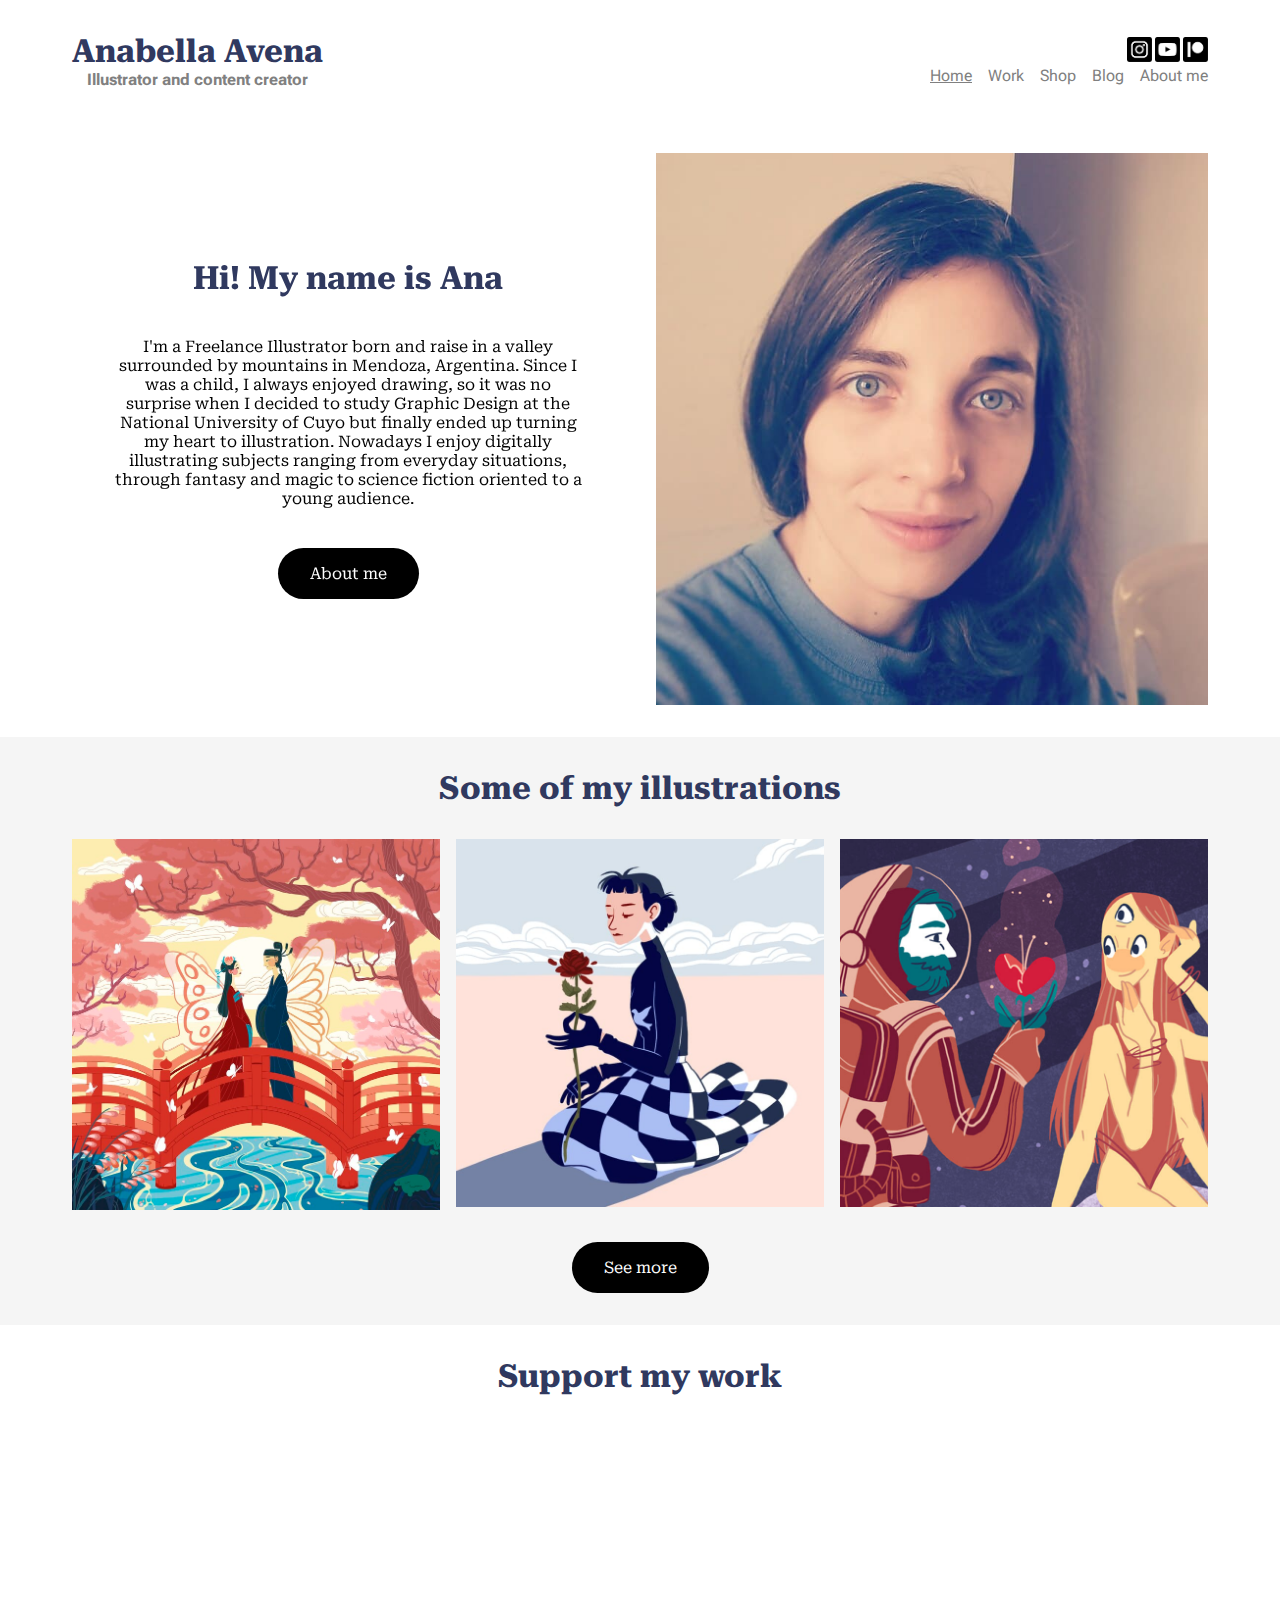
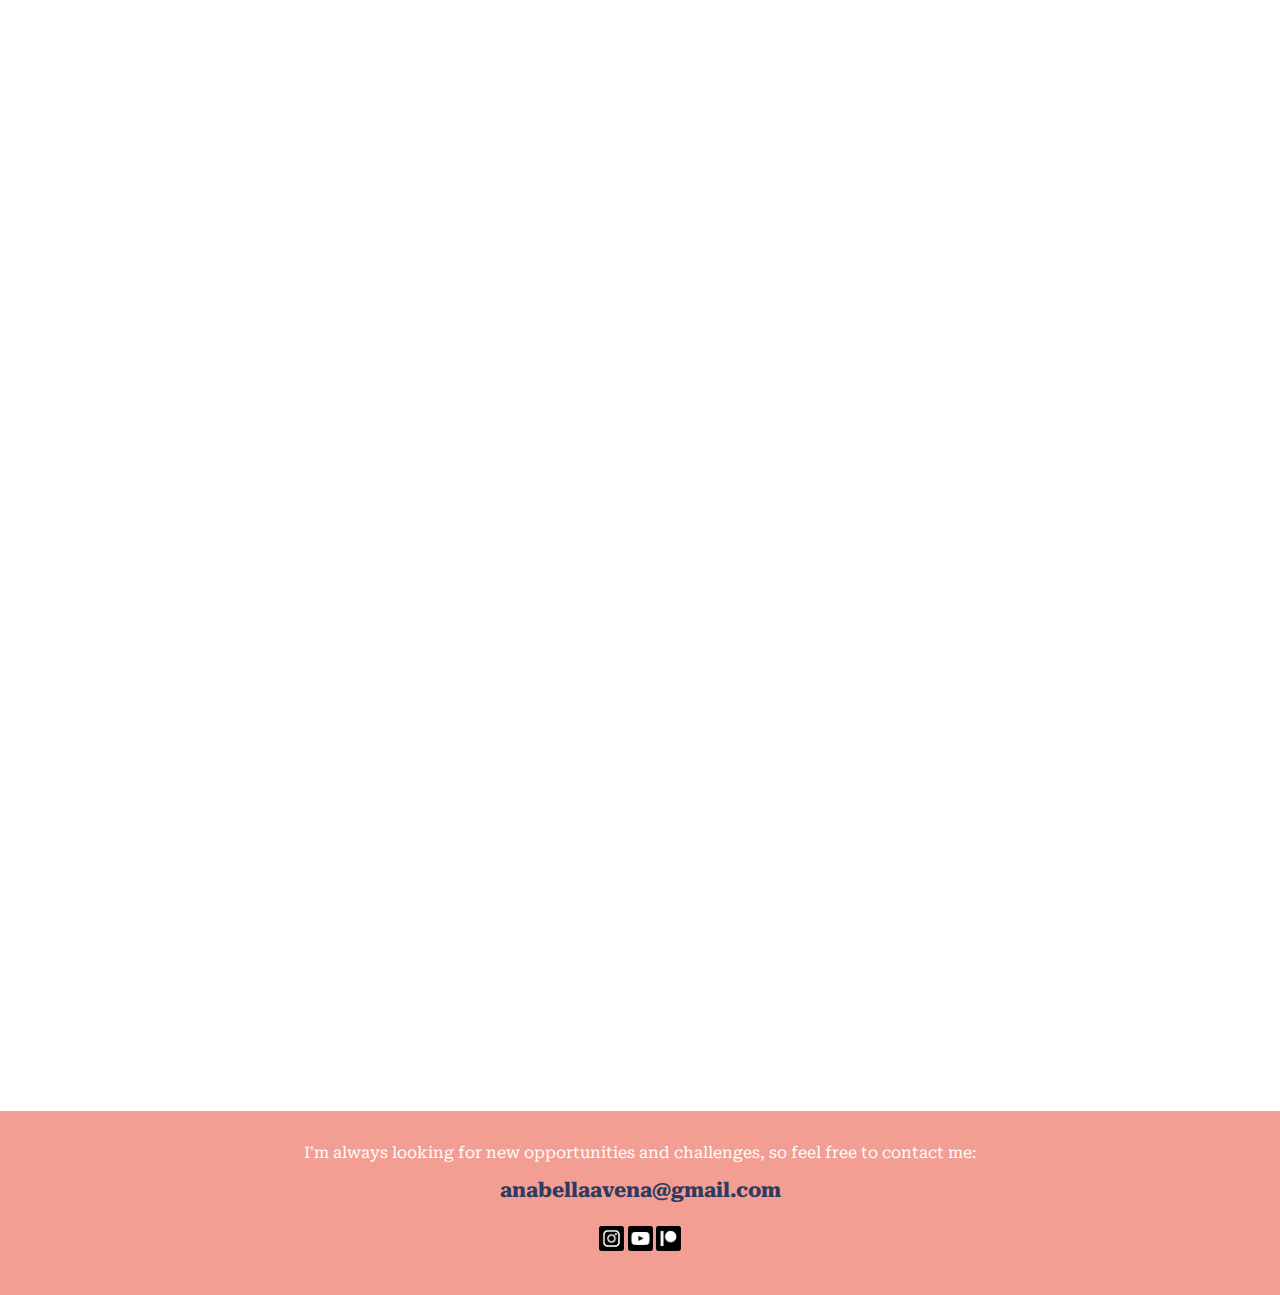
<file: index.html>
<!DOCTYPE html>
<html lang="en">

<head>
    <meta charset="UTF-8">
    <meta name="viewport" content="width=device-width, initial-scale=1.0">
    <meta name="description"
        content="Anabella Avena is a digital and traditional illustrator from Argentina. She enjoys digitally illustrating children books with subjects ranging from everyday situations, through fantasy and magic to science fiction oriented to a young audience.">
    <link rel="stylesheet" href="./css/styles.css">
    <link rel="preconnect" href="https://fonts.googleapis.com">
    <link rel="preconnect" href="https://fonts.gstatic.com" crossorigin>
    <link
        href="https://fonts.googleapis.com/css2?family=Roboto+Flex:opsz,wght@8..144,300&family=Roboto+Serif:opsz,wght@8..144,400;8..144,700&display=swap"
        rel="stylesheet">
    <link href="https://unpkg.com/aos@2.3.1/dist/aos.css" rel="stylesheet">
    <title>Home - Anabella Avena | Digital and traditional illustrator and content creator</title>
    <link rel="shortcut icon" href="../img/web-favicon-png4.png" type="image/png">
</head>



<body>

    <header class="container">

        <div class="titlebox">
            <!-- <img src="" alt=""> -->
            <a href="./index.html"><h1 class="title-main1">Anabella Avena</h1></a>
            <a href="./index.html"></a><h2 class="title-main2">Illustrator and content creator</h2></a>
        </div>

        <div class="navbox">


            <ul class="rrss">
                <li><a href="https://www.instagram.com/anabellaavena/" target="_blank"><img src="./img/instagram2.png"
                            alt="instagram"></a></li>
                <li><a href="https://www.youtube.com/channel/UCHDV9ojnI9Jy6XNFyAB9Jlw" target="_blank"><img
                            src="./img/youtube2.png" alt="Youtube"></a></li>
                <li><a href="https://www.patreon.com/home" target="_blank"><img src="./img/patreon2.png"
                            alt="Patreon"></a></li>
            </ul>


            <nav>
                <ul class="nav-list">
                    <li class="active"><a href="./index.html">Home</a></li>
                    <li><a href="./pages/work.html">Work</a></li>
                    <li><a href="./pages/shop.html">Shop</a></li>
                    <li><a href="./pages/blog.html">Blog</a></li>
                    <li><a href="./pages/aboutme.html">About me</a></li>
                </ul>
            </nav>

        </div>

    </header>




    <main>

        <!---------- SECCION 1: PRESENTACION ---------->

        <section data-aos="flip-down" data-aos-duration="1000" class="index-presentacion container">

            <div class="index-presentacion__description">
                <h2 class="title-h2">Hi! My name is Ana</h2>
                <p class="text-p">I'm a Freelance Illustrator born and raise in a valley
                    surrounded by mountains in Mendoza, Argentina. Since I was a child, I always enjoyed drawing,
                    so it was no surprise when I decided to study Graphic Design at the National University
                    of Cuyo but finally ended up turning my heart to illustration.

                    Nowadays I enjoy digitally illustrating subjects ranging from everyday situations,
                    through fantasy and magic to science fiction oriented to a young audience.</p>
                <a class="button button__grande" href="./pages/work.html">About me</a>
            </div>

            <img src="./img/portrait.jpg" alt="This is my selfie" loading="lazy">

        </section>


        <!---------- SECCIÓN 2: GALERÍA ---------->

        <section class="index-galeria">

            <div class="index-galeria__content container">

                <h2 class="title-h2">Some of my illustrations</h2>

                <div class="index-galeria__content-imgs">
                    <img data-aos="fade-up" data-aos-duration="1000" class="index-galeria__content-imgs--destacada"
                        src="./img/work-1.jpg" alt="Illustration for the chinese story: the butterfly lovers" loading="lazy">
                    <img data-aos="fade-up" data-aos-duration="1000" src="./img/work-2.jpg"
                        alt="Illustration for the Lulú Martins Challenge" loading="lazy">
                    <img data-aos="fade-up" data-aos-duration="1000" src="./img/work-3.jpg"
                        alt="Illustration called spacial lovers" loading="lazy">
                </div>

                <a class="button button__grande" href="./pages/aboutme.html">See more</a>

            </div>

        </section>


        <!---------- SECCIÓN 3: SUPPORT ---------->

        <section class="index-support container">

            <h2 class="title-h2">Support my work</h2>

            <!-- Artículo 1 IG -->

            <article data-aos="fade-left" data-aos-duration="1000" class="index-support__article">

                <img src="./img/instagram-logo.jpeg" alt="Logo de instagram" loading="lazy">

                <div class="index-support__article-description">
                    <h3 class="title-h3">Follow me on Instagram to see new illustrations every day!</h3>
                    <p class="text-p">If you want to keep up to date with my latest work, illustrations and most recent
                        posts you'll like to follow me on Instagram :)</p>
                    <a class="button button__grande" href="https://www.instagram.com/anabellaavena/"
                        target="_blank">Follow me!</a>
                </div>


            </article>

            <!-- Artículo 2: YT -->

            <article data-aos="fade-right" data-aos-duration="1000" class="index-support__article yt">

                <div class="index-support__article-description">
                    <h3 class="title-h3">Suscribe on Youtube for new videos twice a week!</h3>
                    <p class="text-p">On my channel you will find videos about my creative process, studio vlogs, draw
                        with me and much more</p>
                    <a class="button button__grande" href="https://www.youtube.com/channel/UCHDV9ojnI9Jy6XNFyAB9Jlw"
                        target="_blank">Suscribe</a>
                </div>

                <img src="./img/youtube-logo.png" alt="Logo de Youtube" loading="lazy">


            </article>

            <!-- Artículo 3: PT -->

            <article data-aos="fade-left" data-aos-duration="1000" class="index-support__article">

                <img src="./img/patreon-logo.png" alt="Logo de Patreon" loading="lazy">

                <div class="index-support__article-description">
                    <h3 class="title-h3">Become a Patron today to get access to all of my exclusive content!</h3>
                    <p class="text-p">Depending on the level you choose, each month you will receive podcasts,
                        downloads, special youtube videos, tutorials and don't forget that you will also be able to
                        access all the content from previous months</p>
                    <a class="button button__grande" href="https://www.patreon.com/home" target="_blank">Become a
                        Patreon</a>
                </div>

            </article>

        </section>

    </main>




    <footer>

        <p>I'm always looking for new opportunities and challenges, so feel free to contact me:</p>
        <h3 class="title-h3">anabellaavena@gmail.com</h3>

        <div>
            <ul class="rrss">
                <li><a href="https://www.instagram.com/anabellaavena/" target="_blank"><img src="./img/instagram2.png"
                            alt="instagram"></a></li>
                <li><a href="https://www.youtube.com/channel/UCHDV9ojnI9Jy6XNFyAB9Jlw" target="_blank"><img
                            src="./img/youtube2.png" alt="Youtube"></a></li>
                <li><a href="https://www.patreon.com/home" target="_blank"><img src="./img/patreon2.png"
                            alt="Patreon"></a></li>
            </ul>
        </div>

    </footer>

    <script src="https://unpkg.com/aos@2.3.1/dist/aos.js"></script>
    <script>
        AOS.init();
    </script>
</body>

</html>
</file>
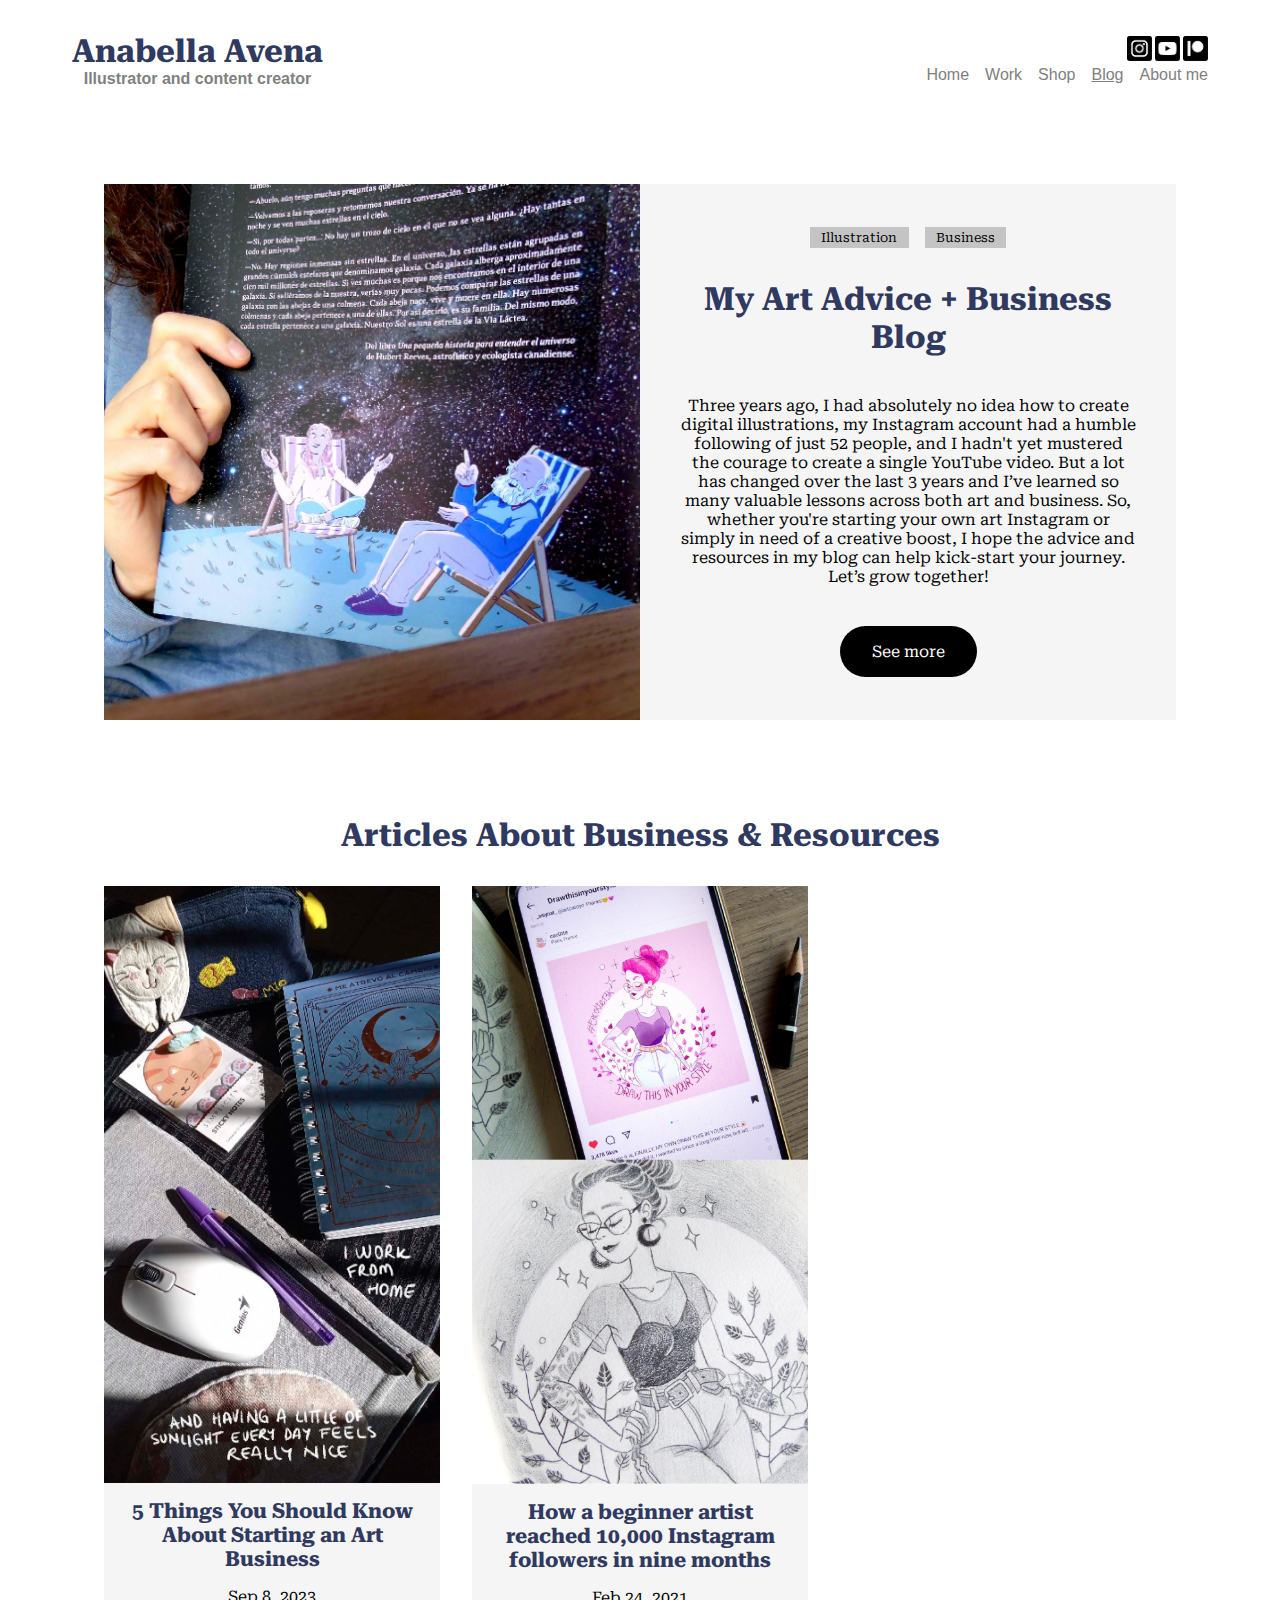
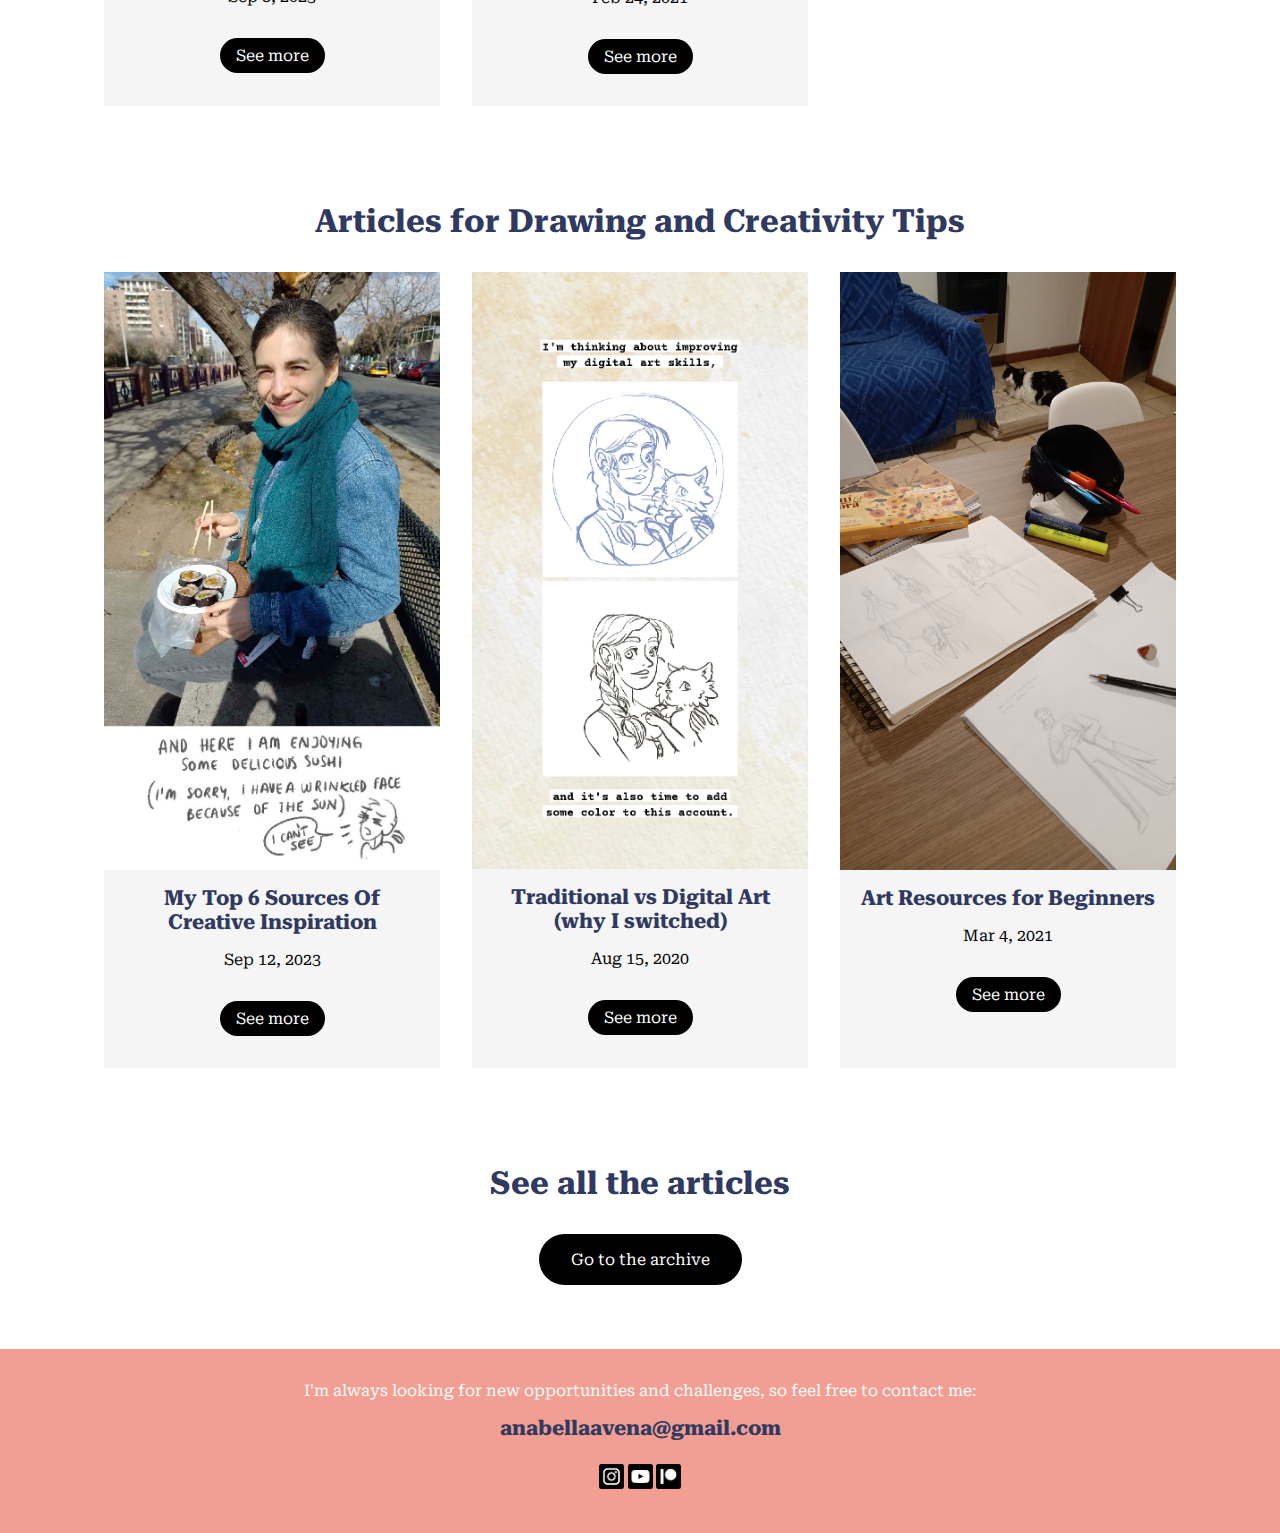
<file: pages/blog.html>
<!DOCTYPE html>
<html lang="en">

<head>
    <meta charset="UTF-8">
    <meta name="viewport" content="width=device-width, initial-scale=1.0">
    <meta name="description"
        content="Anabella's Illustration Blog: access her source of inspiration with tips, guides and captivating art for illustrators and drawing enthusiasts.">
    <link rel="stylesheet" href="../css/styles.css">
    <link rel="preconnect" href="https://fonts.googleapis.com">
    <link rel="preconnect" href="https://fonts.gstatic.com" crossorigin>
    <link href="https://fonts.googleapis.com/css2?family=Roboto+Serif:opsz,wght@8..144,400;8..144,700&display=swap"
        rel="stylesheet">
    <link href="https://unpkg.com/aos@2.3.1/dist/aos.css" rel="stylesheet">
    <title>Blog - Anabella Avena | Illustrator and content creator</title>
    <link rel="shortcut icon" href="../img/web-favicon-png4.png" type="image/png">
</head>

<body>


    <header class="container">

        <div class="titlebox">
            <!-- <img src="" alt=""> -->
            <a href="../index.html"><h1 class="title-main1">Anabella Avena</h1></a>
            <a href="../index.html"></a><h2 class="title-main2">Illustrator and content creator</h2></a>
        </div>

        <div class="navbox">


            <ul class="rrss">
                <li><a href="https://www.instagram.com/anabellaavena/" target="_blank"><img src="../img/instagram2.png"
                            alt="instagram"></a></li>
                <li><a href="https://www.youtube.com/channel/UCHDV9ojnI9Jy6XNFyAB9Jlw" target="_blank"><img
                            src="../img/youtube2.png" alt="Youtube"></a></li>
                <li><a href="https://www.patreon.com/home" target="_blank"><img src="../img/patreon2.png"
                            alt="Patreon"></a></li>
            </ul>


            <nav>
                <ul class="nav-list">
                    <li><a href="../index.html">Home</a></li>
                    <li><a href="./work.html">Work</a></li>
                    <li><a href="./shop.html">Shop</a></li>
                    <li class="active"><a href="./blog.html">Blog</a></li>
                    <li><a href="./aboutme.html">About me</a></li>
                </ul>
            </nav>

        </div>

    </header>




    <main class="blog container">

        <!------------------------------ BLOG SECTION 1------------------------------>
        <section class="blog-section">

            <article class="blog-section__article">

                <img src="../img/article1.jpg"
                    alt="This is one of MY illustrations published on a children's Science magazine">

                <div class="blog-section__article-description">

                    <div class="blog-section__article-description-tags">
                        <a class="tag" href="">Illustration</a>
                        <a class="tag" href="">Business</a>
                    </div>

                    <h2 class="title-h2">My Art Advice + Business Blog</h2>
                    <p class="text-p">Three years ago, I had absolutely no idea how to
                        create digital
                        illustrations, my Instagram
                        account had a humble following of just 52 people, and I hadn't yet mustered the courage to
                        create a single YouTube video. But a lot has changed over the last 3 years and I’ve learned so
                        many valuable lessons across both art and business. So, whether you're starting your own art
                        Instagram or simply in need of a creative boost, I hope the advice and resources in my blog can
                        help kick-start your journey. Let’s grow together!</p>
                    <a class="button button__grande" href="">See more</a>
                </div>

            </article>

        </section>

        <!------------------------------ BLOG SECTION 2 ------------------------------>
        <section class="blog-section">

            <h2 class="title-h2">Articles About Business & Resources</h2>

            <div class="blog-section__box">

                <!-------------------- Article 1 -------------------->
                <article class="blog-article">

                    <img src="../img/article3.jpg" alt="This picture shows a sneak peak of my desk">

                    <div class="blog-article__description">
                        <h3 class="title-h3">5 Things You Should Know About Starting an Art Business</h3>
                        <p>Sep 8, 2023</p>
                        <a class="button button__chico" href="">See more</a>
                    </div>

                </article>

                <!-------------------- Article 2 -------------------->
                <article class="blog-article">

                    <img src="../img/article4.jpg"
                        alt="This picture is showing a close up of an illustration for instagram">

                    <div class="blog-article__description">
                        <h3 class="title-h3">How a beginner artist reached 10,000 Instagram followers in nine months
                        </h3>
                        <p>Feb 24, 2021</p>
                        <a class="button button__chico" href="">See more</a>
                    </div>
                </article>

            </div>

        </section>

        <!------------------------------ BLOG SECTION 3 ------------------------------>
        <section class="blog-section">

            <h2 class="title-h2">Articles for Drawing and Creativity Tips</h2>

            <div class="blog-section__box">


                <!-------------------- Article 4 -------------------->
                <article class="blog-article">

                    <img src="../img/article2.jpg" alt="Here I'm sharing my experience at a japanese culture fest">

                    <div class="blog-article__description">
                        <h3 class="title-h3">My Top 6 Sources Of Creative Inspiration</h3>
                        <p>Sep 12, 2023</p>
                        <a class="button button__chico" href="">See more</a>
                    </div>
                </article>


                <!-------------------- Article 5 -------------------->
                <article class="blog-article">

                    <img src="../img/article5.jpg" alt="Sharing a process of a digital illustration for instagram">

                    <div class="blog-article__description">
                        <h3 class="title-h3">Traditional vs Digital Art (why I switched)</h3>
                        <p>Aug 15, 2020</p>
                        <a class="button button__chico" href="">See more</a>
                    </div>
                </article>

                <!-------------------- Article 6 -------------------->
                <article class="blog-article">

                    <img src="../img/article6.jpeg" alt="">

                    <div class="blog-article__description">
                        <h3 class="title-h3">Art Resources for Beginners</h3>
                        <p>Mar 4, 2021</p>
                        <a class="button button__chico" href="">See more</a>
                    </div>
                </article>
            </div>
        </section>

        <!------------------------------ BLOG SECTION 4 ------------------------------>

        <section class="blog-section">

            <h2 class="title-h2">See all the articles</h2>
            <a class="button button__grande" href="">Go to the archive</a>

        </section>

    </main>





    <footer>

        <p>I'm always looking for new opportunities and challenges, so feel free to contact me:</p>
        <h3 class="title-h3">anabellaavena@gmail.com</h3>

        <div>
            <ul class="rrss">
                <li><a href="https://www.instagram.com/anabellaavena/" target="_blank"><img src="../img/instagram2.png"
                            alt="instagram"></a></li>
                <li><a href="https://www.youtube.com/channel/UCHDV9ojnI9Jy6XNFyAB9Jlw" target="_blank"><img
                            src="../img/youtube2.png" alt="Youtube"></a></li>
                <li><a href="https://www.patreon.com/home" target="_blank"><img src="../img/patreon2.png"
                            alt="Patreon"></a></li>
            </ul>
        </div>

    </footer>

    <script src="https://unpkg.com/aos@2.3.1/dist/aos.js"></script>
    <script>
        AOS.init();
    </script>
</body>

</html>
</file>
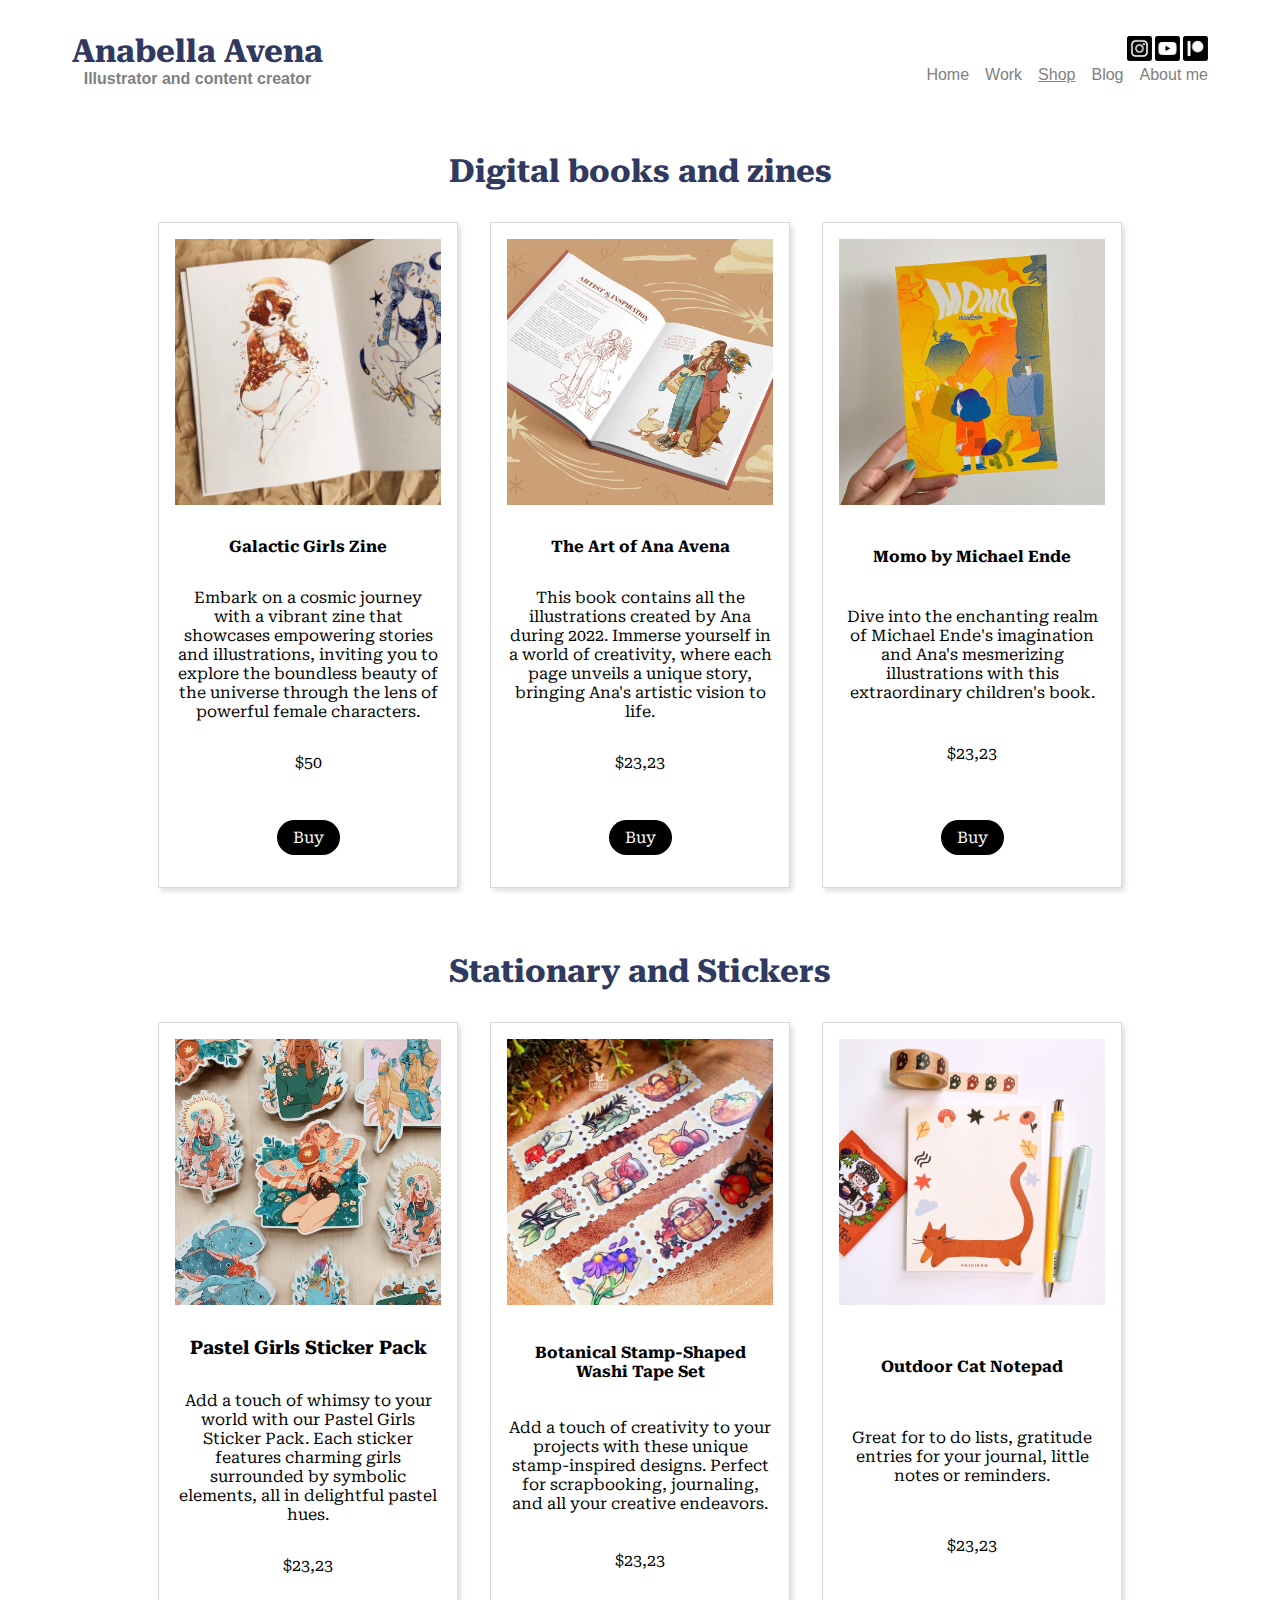
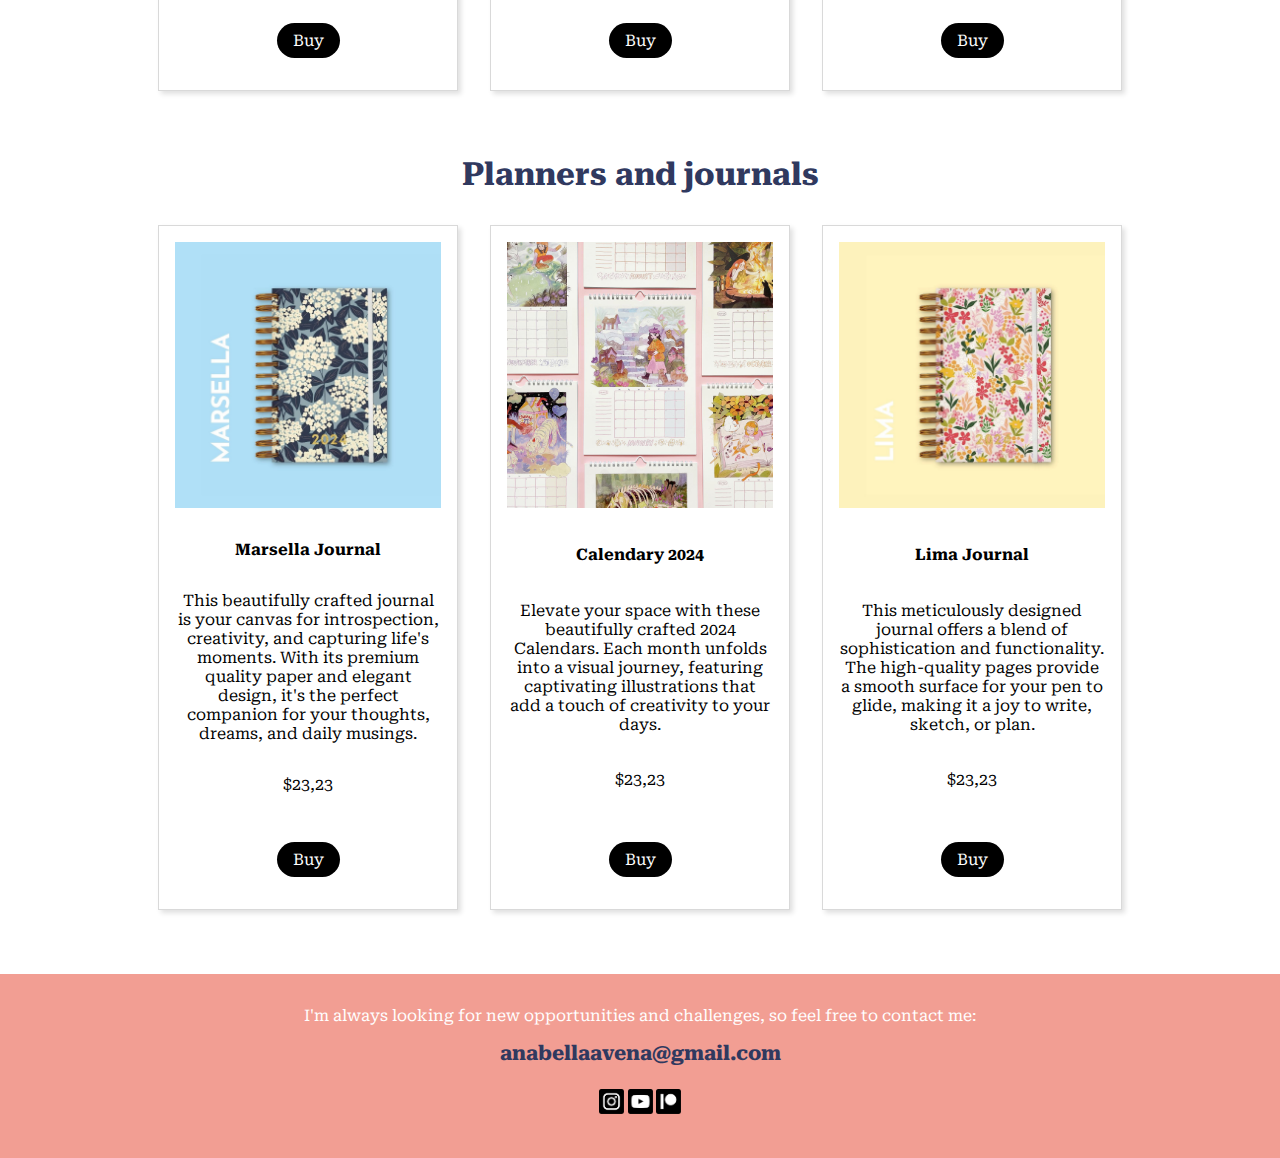
<file: pages/shop.html>
<!DOCTYPE html>
<html lang="en">

<head>
    <meta charset="UTF-8">
    <meta name="viewport" content="width=device-width, initial-scale=1.0">
    <meta name="description"
        content="Art for Sale: Anabella's illustration store offers original works, prints, stationary, stickers, journals and planners. Find the perfect piece for your collection here.">
    <link rel="stylesheet" href="../css/styles.css">
    <link rel="preconnect" href="https://fonts.googleapis.com">
    <link rel="preconnect" href="https://fonts.gstatic.com" crossorigin>
    <link href="https://fonts.googleapis.com/css2?family=Roboto+Serif:opsz,wght@8..144,400;8..144,700&display=swap"
        rel="stylesheet">
    <link href="https://unpkg.com/aos@2.3.1/dist/aos.css" rel="stylesheet">
    <title>Shop - Anabella Avena | Illustrator and content creator</title>
    <link rel="shortcut icon" href="../img/web-favicon-png4.png" type="image/png">
</head>

<body>

    <header class="container">

        <div class="titlebox">
            <!-- <img src="" alt=""> -->
            <a href="../index.html"><h1 class="title-main1">Anabella Avena</h1></a>
            <a href="../index.html"></a><h2 class="title-main2">Illustrator and content creator</h2></a>
        </div>

        <div class="navbox">


            <ul class="rrss">
                <li><a href="https://www.instagram.com/anabellaavena/" target="_blank"><img src="../img/instagram2.png"
                            alt="instagram"></a></li>
                <li><a href="https://www.youtube.com/channel/UCHDV9ojnI9Jy6XNFyAB9Jlw" target="_blank"><img
                            src="../img/youtube2.png" alt="Youtube"></a></li>
                <li><a href="https://www.patreon.com/home" target="_blank"><img src="../img/patreon2.png"
                            alt="Patreon"></a></li>
            </ul>


            <nav>
                <ul class="nav-list">
                    <li><a href="../index.html">Home</a></li>
                    <li><a href="./work.html">Work</a></li>
                    <li class="active"><a href="./shop.html">Shop</a></li>
                    <li><a href="./blog.html">Blog</a></li>
                    <li><a href="./aboutme.html">About me</a></li>
                </ul>
            </nav>

        </div>

    </header>




    <main class="shop container">

        <!---------- SECCIÓN 1: Digital books and zines ---------->
        <section class="shop-section">

            <h2 class="title-h2">Digital books and zines</h2>

            <div class="shop-section__articles">
                <!-- Product-card 1 -->
                <article class="product">
                    <img src="../img/zine-1.jpg"
                        alt="Galactic girls zine is a compilation of illustrations of cute girls around space themes">
                    <h4>Galactic Girls Zine</h4>
                    <p>Embark on a cosmic journey with a vibrant zine that showcases empowering stories and
                        illustrations, inviting you to explore the boundless beauty of the universe through the lens of
                        powerful female characters.</p>
                    <span>$50</span>
                    <a class="button button__chico">Buy</a>
                </article>

                <!-- Product-card 2 -->
                <article class="product">
                    <img src="../img/zine-2.jpg"
                        alt="The Art of Ana Avena book, is a book that shows her creative proceses during the whole year of 2022">
                    <h4>The Art of Ana Avena</h4>
                    <p> This book contains all the illustrations created by Ana during 2022. Immerse yourself in a world
                        of creativity, where each page unveils a unique story, bringing Ana's artistic vision to life.
                    </p>
                    <span>$23,23</span>
                    <a class="button button__chico">Buy</a>
                </article>

                <!-- Product-card 3 -->
                <article class="product">
                    <img src="../img/zine-3.jpg"
                        alt="Momo by Michael Ende, is a children's book illustrated by Ana Avena">
                    <h4>Momo by Michael Ende</h4>
                    <p>Dive into the enchanting realm of Michael Ende's imagination and Ana's mesmerizing illustrations
                        with this extraordinary children's book.</p>
                    <span>$23,23</span>
                    <a class="button button__chico">Buy</a>
                </article>

            </div>

        </section>

        <!---------- SECCIÓN 2: Stationary and Stickers ---------->
        <section class="shop-section">

            <h2 class="title-h2">Stationary and Stickers</h2>

            <div class="shop-section__articles">
                <!-- Product-card 4 -->
                <article class="product">
                    <img src="../img/sticker-2.jpg" alt="vinyl stickers in Ana's illustration style">
                    <h3>Pastel Girls Sticker Pack</h3>
                    <p>Add a touch of whimsy to your world with our Pastel Girls Sticker Pack. Each sticker features
                        charming girls surrounded by symbolic elements, all in delightful pastel hues.</p>
                    <span>$23,23</span>
                    <a class="button button__chico">Buy</a>
                </article>

                <!-- Product-card 5 -->
                <article class="product">
                    <img src="../img/washi-3.jpg" alt="Elevate your crafting with our Stamp-Shaped Washi Tape Set">
                    <h4>Botanical Stamp-Shaped Washi Tape Set</h4>
                    <p>Add a touch of creativity to your projects with these unique stamp-inspired designs. Perfect for
                        scrapbooking, journaling, and all your creative endeavors.</p>
                    <span>$23,23</span>
                    <a class="button button__chico">Buy</a>
                </article>

                <!-- Product-card 6 -->
                <article class="product">
                    <img src="../img/notepad-1.jpg" alt="Outdoor cat notepad">
                    <h4>Outdoor Cat Notepad</h4>
                    <p>Great for to do lists, gratitude entries for your journal, little notes or reminders.</p>
                    <span>$23,23</span>
                    <a class="button button__chico">Buy</a>
                </article>
            </div>
        </section>

        <!---------- SECCIÓN 3: Planners and journals ---------->
        <section class="shop-section">


            <h2 class="title-h2">Planners and journals</h2>

            <div class="shop-section__articles">
                <!-- Product-card 7 -->
                <article class="product">
                    <img src="../img/journal-1.jpg" alt="Marsella Journal A5 format">
                    <h4>Marsella Journal</h4>
                    <p>This beautifully crafted journal is your canvas for introspection, creativity, and capturing
                        life's moments. With its premium quality paper and elegant design, it's the perfect companion
                        for your thoughts, dreams, and daily musings. </p>
                    <span>$23,23</span>
                    <a class="button button__chico">Buy</a>
                </article>

                <!-- Product-card 8 -->
                <article class="product">
                    <img src="../img/calendar-1.jpg" alt="Embrace the art of time with our Illustrated 2024 Calendars">
                    <h4>Calendary 2024</h4>
                    <p>Elevate your space with these beautifully crafted 2024 Calendars. Each month unfolds into a
                        visual journey, featuring captivating illustrations that add a touch of creativity to your days.
                    </p>
                    <span>$23,23</span>
                    <a class="button button__chico">Buy</a>
                </article>

                <!-- Product-card 9 -->
                <article class="product">
                    <img src="../img/journal-2.jpg" alt="Lima Journal A5 format">
                    <h4>Lima Journal</h4>
                    <p>This meticulously designed journal offers a blend of sophistication and functionality. The
                        high-quality pages provide a smooth surface for your pen to glide, making it a joy to write,
                        sketch, or plan.</p>
                    <span>$23,23</span>
                    <a class="button button__chico">Buy</a>
                </article>
            </div>
        </section>

    </main>




    <footer>

        <p>I'm always looking for new opportunities and challenges, so feel free to contact me:</p>
        <h3 class="title-h3">anabellaavena@gmail.com</h3>

        <div>
            <ul class="rrss">
                <li><a href="https://www.instagram.com/anabellaavena/" target="_blank"><img src="../img/instagram2.png"
                            alt="instagram"></a></li>
                <li><a href="https://www.youtube.com/channel/UCHDV9ojnI9Jy6XNFyAB9Jlw" target="_blank"><img
                            src="../img/youtube2.png" alt="Youtube"></a></li>
                <li><a href="https://www.patreon.com/home" target="_blank"><img src="../img/patreon2.png"
                            alt="Patreon"></a></li>
            </ul>
        </div>

    </footer>

    <script src="https://unpkg.com/aos@2.3.1/dist/aos.js"></script>
    <script>
        AOS.init();
    </script>
</body>

</html>
</file>
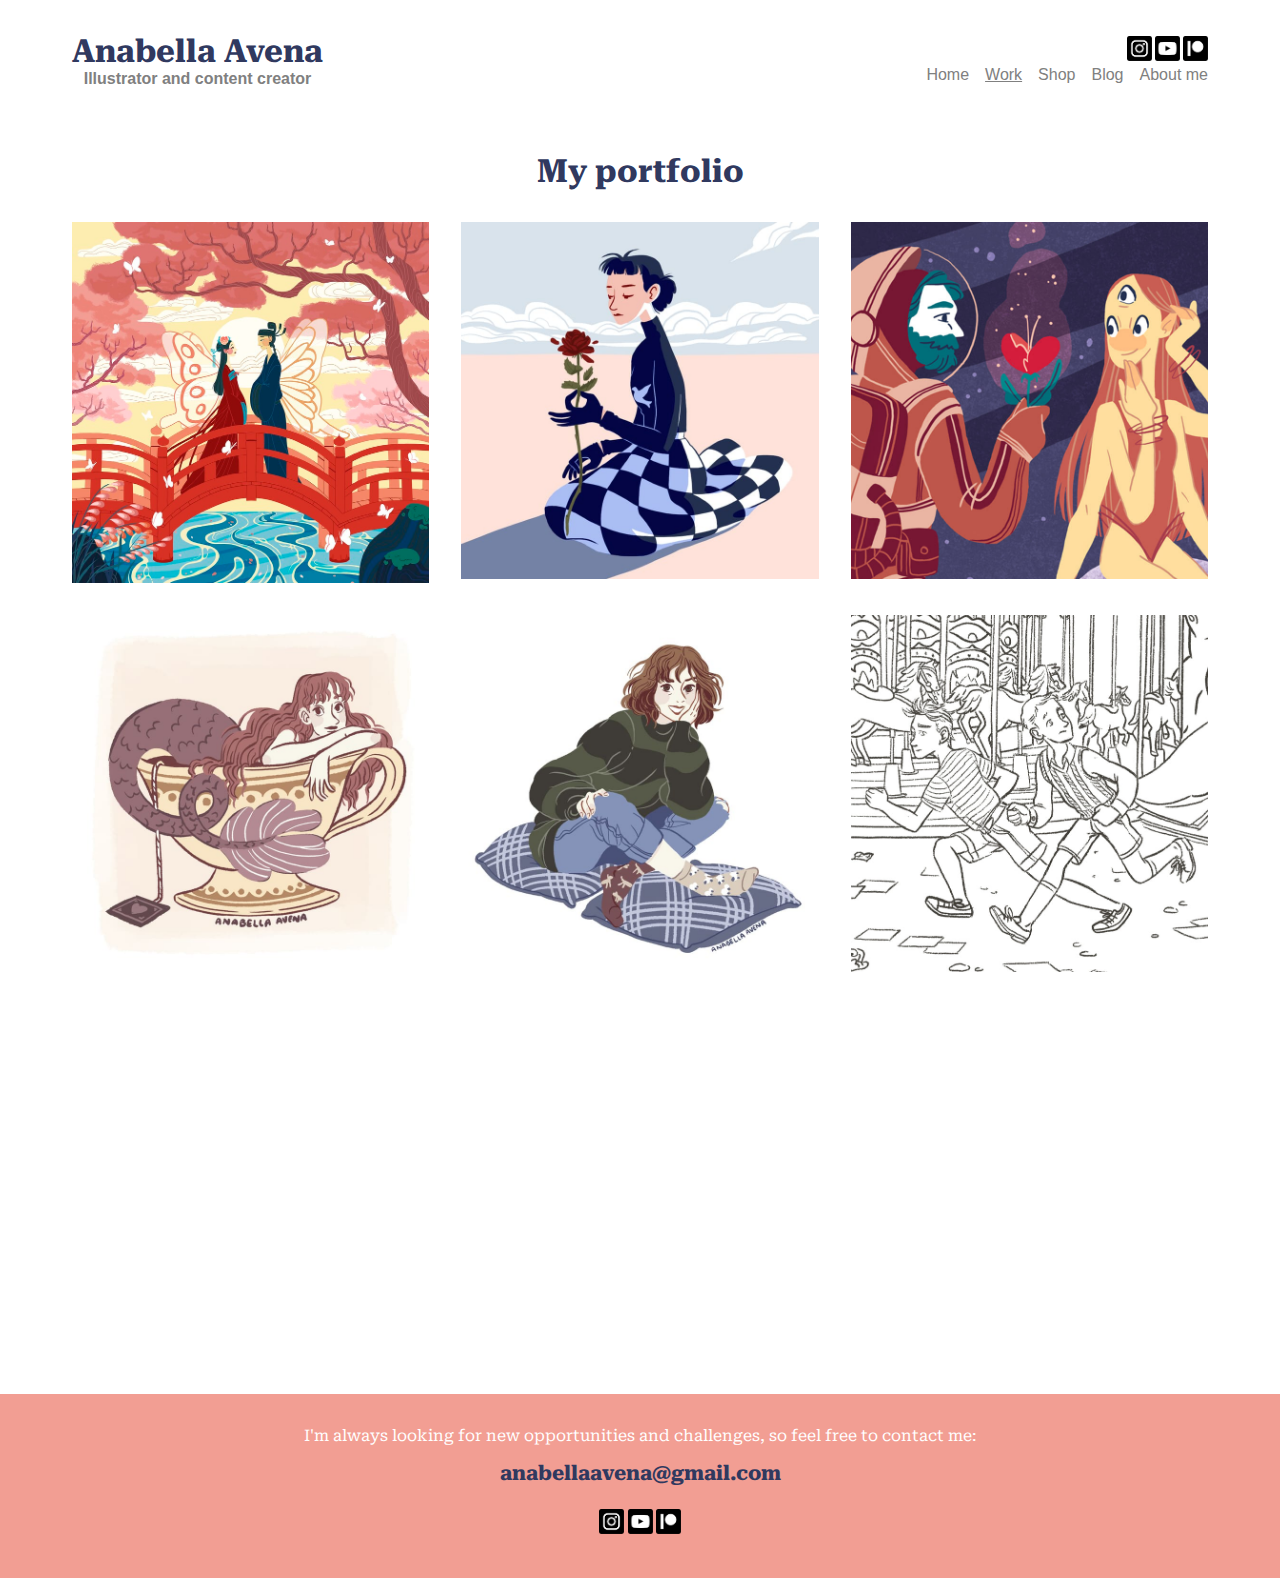
<file: pages/work.html>
<!DOCTYPE html>
<html lang="en">

<head>
    <meta charset="UTF-8">
    <meta name="viewport" content="width=device-width, initial-scale=1.0">
    <meta name="description"
        content="Explore Anabella's illustration portfolio. From digital illustrations to traditional works, find inspiration in her art.">
    <link rel="stylesheet" href="../css/styles.css">
    <link rel="preconnect" href="https://fonts.googleapis.com">
    <link rel="preconnect" href="https://fonts.gstatic.com" crossorigin>
    <link href="https://fonts.googleapis.com/css2?family=Roboto+Serif:opsz,wght@8..144,400;8..144,700&display=swap"
        rel="stylesheet">
    <link href="https://unpkg.com/aos@2.3.1/dist/aos.css" rel="stylesheet">
    <title>Work - Anabella Avena | Illustrator and content creator</title>
    <link rel="shortcut icon" href="../img/web-favicon-png4.png" type="image/png">
</head>

<body>

    <header class="container">

        <div class="titlebox">
            <!-- <img src="" alt=""> -->
            <a href="../index.html"><h1 class="title-main1">Anabella Avena</h1></a>
            <a href="../index.html"></a><h2 class="title-main2">Illustrator and content creator</h2></a>
        </div>

        <div class="navbox">


            <ul class="rrss">
                <li><a href="https://www.instagram.com/anabellaavena/" target="_blank"><img src="../img/instagram2.png"
                            alt="instagram"></a></li>
                <li><a href="https://www.youtube.com/channel/UCHDV9ojnI9Jy6XNFyAB9Jlw" target="_blank"><img
                            src="../img/youtube2.png" alt="Youtube"></a></li>
                <li><a href="https://www.patreon.com/home" target="_blank"><img src="../img/patreon2.png"
                            alt="Patreon"></a></li>
            </ul>


            <nav>
                <ul class="nav-list">
                    <li><a href="../index.html">Home</a></li>
                    <li class="active"><a href="./work.html">Work</a></li>
                    <li><a href="./shop.html">Shop</a></li>
                    <li><a href="./blog.html">Blog</a></li>
                    <li><a href="./aboutme.html">About me</a></li>
                </ul>
            </nav>

        </div>

    </header>



    <!------------------------------ MAIN ------------------------------>
    <main>

        <section class="work-portfolio container">

            <h2 class="title-h2"> My portfolio</h2>

            <div class="work-portfolio__imgs">
                <img  data-aos="fade-up" data-aos-duration="1000" class="work-portfolio__imgs--destacada" src="../img/work-1.jpg"
                    alt="Illustration for the chinese story: the butterfly lovers">
                <img  data-aos="fade-up" src="../img/work-2.jpg" alt="Illustration for the Lulú Martins Challenge">
                <img  data-aos="fade-up"  data-aos-duration="1000" src="../img/work-3.jpg" alt="Illustration called spacial lovers" loading="lazy">
                <img  data-aos="fade-up" data-aos-duration="1000" src="../img/work-4.jpg" alt="Illustration about a mermaid in a cup of tea" loading="lazy">
                <img  data-aos="fade-up" data-aos-duration="1000" src="../img/work-5.jpg" alt="Illustration of a woman inspired on a picture on pinterest" loading="lazy">
                <img  data-aos="fade-up" data-aos-duration="1000" src="../img/work-6.jpg" alt="Illustration for the cover of a book by Ray Bradbury" loading="lazy">
                <img  data-aos="fade-up" data-aos-duration="1000" src="../img/work-7.jpg" alt="Illustration of a farie princess" loading="lazy">
                <img  data-aos="fade-up" data-aos-duration="1000" src="../img/work-8.jpg" alt="Illustration of Alice in wonderland" loading="lazy">
                <img  data-aos="fade-up" data-aos-duration="1000" src="../img/work-9.jpg" alt="Illustration of Little Red Riding Hood" loading="lazy">
            </div>

        </section>

    </main>




    <footer>

        <p>I'm always looking for new opportunities and challenges, so feel free to contact me:</p>
        <h3 class="title-h3">anabellaavena@gmail.com</h3>

        <div>
            <ul class="rrss">
                <li><a href="https://www.instagram.com/anabellaavena/" target="_blank"><img src="../img/instagram2.png"
                            alt="instagram"></a></li>
                <li><a href="https://www.youtube.com/channel/UCHDV9ojnI9Jy6XNFyAB9Jlw" target="_blank"><img
                            src="../img/youtube2.png" alt="Youtube"></a></li>
                <li><a href="https://www.patreon.com/home" target="_blank"><img src="../img/patreon2.png"
                            alt="Patreon"></a></li>
            </ul>
        </div>

    </footer>

    <script src="https://unpkg.com/aos@2.3.1/dist/aos.js"></script>
    <script>
        AOS.init();
    </script>
</body>

</html>
</file>
<file: css/styles.css>
* {
  margin: 0;
  padding: 0;
  box-sizing: border-box;
  font-family: "Roboto Serif", serif;
}

ul,
ol {
  list-style-type: none;
}

a {
  text-decoration: none;
}

img {
  max-width: 100%;
}

.container {
  max-width: 1200px;
  margin: 0 auto;
}

.title-main1 {
  font-size: 2rem;
  text-align: center;
  color: #30395F;
}

.title-main2 {
  font-family: "Roboto Flex", sans-serif;
  font-size: 1rem;
  color: gray;
}

.title-h2 {
  font-size: 2rem;
  text-align: center;
  color: #30395F;
}

.title-h3 {
  font-size: 1.3rem;
  text-align: center;
  color: #30395F;
}

.text-p {
  text-align: center;
  padding: 0.5rem;
}

.rrss {
  display: flex;
  flex-direction: row;
  gap: 0.2rem;
}
.rrss img {
  max-width: 25px;
}

header {
  display: flex;
  flex-direction: column;
  padding: 2rem;
  gap: 2rem;
  text-align: center;
  justify-content: center;
  align-items: center;
}
header .titlebox {
  justify-content: center;
  padding: 2rem;
}
header .navbox nav ul li a {
  color: gray;
  font-family: "Roboto Flex", sans-serif;
}
header .navbox .active {
  text-decoration: underline;
  color: gray;
}
header .navbox .rrss {
  justify-content: flex-end;
}
@media (min-width: 480px) {
  header {
    flex-direction: row;
    justify-content: space-between;
  }
  header .titlebox {
    display: flex;
    flex-direction: column;
    justify-content: center;
    padding: 0rem;
  }
  header .nav-list {
    display: flex;
    flex-direction: row;
    gap: 1rem;
  }
}

footer {
  display: flex;
  flex-direction: column;
  padding: 2rem;
  gap: 2rem;
  text-align: center;
  justify-content: center;
  align-items: center;
  gap: 1rem;
  background-color: #F29E93;
}
footer p {
  color: white;
}
footer .rrss {
  padding: 0.5rem;
}

.button {
  background-color: black;
  align-self: center;
  color: white;
  border-radius: 50px;
}
.button__grande {
  padding: 1rem 2rem;
}
.button__chico {
  padding: 0.5rem 1rem;
  margin: 1rem auto;
}
.button:hover {
  background-color: #F5C56E;
}

.product {
  border: 1px solid #D9D9D9;
  width: 300px;
  display: flex;
  flex-direction: column;
  padding: 2rem;
  gap: 2rem;
  text-align: center;
  justify-content: center;
  align-items: center;
  padding: 1rem;
  justify-content: space-between;
  box-shadow: 3px 3px 5px rgba(0, 0, 0, 0.127);
}

.tag {
  background-color: #c4c4c4;
  padding: 0.2rem 0.7rem;
  align-self: center;
  font-size: 0.8rem;
  color: black;
}

.blog-article {
  background-color: #F5F5F5;
  display: flex;
  flex-direction: column;
}
.blog-article__description {
  display: flex;
  flex-direction: column;
  align-items: center;
  text-align: center;
  gap: 1rem;
  padding: 1rem;
}

.index {
  display: flex;
  flex-direction: column;
  padding: 2rem;
  gap: 2rem;
  text-align: center;
  justify-content: center;
  align-items: center;
}
.index-presentacion {
  display: flex;
  flex-direction: column;
  padding: 2rem;
  gap: 2rem;
  text-align: center;
  justify-content: center;
  align-items: center;
}
.index-presentacion__description {
  display: flex;
  flex-direction: column;
  padding: 2rem;
  gap: 2rem;
  text-align: center;
  justify-content: center;
  align-items: center;
}
@media (min-width: 768px) {
  .index-presentacion {
    min-height: 50vh;
    display: grid;
    grid-template-columns: 1fr 1fr;
    align-items: center;
  }
  .index-presentacion__descripcion {
    display: flex;
    flex-direction: column;
    justify-content: center;
  }
}
.index-galeria {
  background-color: #F5F5F5;
  padding: 0;
}
.index-galeria__content {
  display: flex;
  flex-direction: column;
  padding: 2rem;
  gap: 2rem;
  text-align: center;
  justify-content: center;
  align-items: center;
}
.index-galeria__content-imgs {
  display: flex;
  flex-direction: column;
  gap: 1rem;
}
@media (min-width: 600px) {
  .index-galeria__content-imgs {
    display: grid;
    grid-template-columns: 1fr 1fr;
  }
  .index-galeria__content-imgs--destacada {
    grid-column: span 2;
  }
}
@media (min-width: 992px) {
  .index-galeria__content-imgs {
    grid-template-columns: 1fr 1fr 1fr;
  }
  .index-galeria__content-imgsimg {
    width: 100%;
    height: 100%;
    object-fit: cover;
  }
  .index-galeria__content-imgs--destacada {
    grid-column: span 1;
  }
}
.index-support {
  display: flex;
  flex-direction: column;
  padding: 2rem;
  gap: 2rem;
  text-align: center;
  justify-content: center;
  align-items: center;
  gap: 4rem;
}
.index-support__article {
  display: flex;
  flex-direction: column;
  padding: 2rem;
  gap: 2rem;
  text-align: center;
  justify-content: center;
  align-items: center;
}
.index-support__article.yt {
  flex-direction: column-reverse;
}
.index-support__article-description {
  display: flex;
  flex-direction: column;
  padding: 2rem;
  gap: 2rem;
  text-align: center;
  justify-content: center;
  align-items: center;
}
@media (min-width: 600px) {
  .index-support__article {
    min-height: 30vh;
    display: grid;
    grid-template-columns: 1fr 1fr;
    align-items: center;
    justify-items: center;
  }
  .index-support__article-description {
    display: flex;
    flex-direction: column;
    justify-content: space-between;
  }
}

.work-portfolio {
  display: flex;
  flex-direction: column;
  padding: 2rem;
  gap: 2rem;
  text-align: center;
  justify-content: center;
  align-items: center;
}
.work-portfolio__imgs {
  display: flex;
  flex-direction: column;
  gap: 2rem;
}
@media (min-width: 600px) {
  .work-portfolio__imgs {
    display: grid;
    grid-template-columns: 1fr 1fr;
  }
  .work-portfolio__imgs--destacada {
    grid-column: span 2;
  }
}
@media (min-width: 992px) {
  .work-portfolio__imgs {
    display: grid;
    grid-template-columns: 1fr 1fr 1fr;
  }
  .work-portfolio__imgsimg {
    width: 100%;
    height: 100%;
    object-fit: cover;
  }
  .work-portfolio__imgs--destacada {
    grid-column: span 1;
  }
}

.shop {
  display: flex;
  flex-direction: column;
  padding: 2rem;
  gap: 2rem;
  text-align: center;
  justify-content: center;
  align-items: center;
}
.shop-section__articles {
  display: flex;
  flex-direction: column;
  padding: 2rem;
  gap: 2rem;
  text-align: center;
  justify-content: center;
  align-items: center;
}
@media (min-width: 600px) {
  .shop-section__articles {
    display: grid;
    grid-template-columns: 1fr 1fr;
    gap: 2rem;
    justify-items: center;
    align-items: stretch;
  }
}

@media (min-width: 992px) {
  .shop-section__articles {
    display: grid;
    grid-template-columns: 1fr 1fr 1fr;
    gap: 2rem;
  }
}
.blog {
  display: flex;
  flex-direction: column;
  padding: 2rem;
  gap: 2rem;
  text-align: center;
  justify-content: center;
  align-items: center;
}
.blog-section {
  /* border: 1px solid blue; */
  display: flex;
  flex-direction: column;
  padding: 2rem;
  gap: 2rem;
  text-align: center;
  justify-content: center;
  align-items: center;
}
.blog-section__article {
  background-color: #F5F5F5;
}
.blog-section__article-description {
  display: flex;
  flex-direction: column;
  padding: 2rem;
  gap: 2rem;
  text-align: center;
  justify-content: center;
  align-items: center;
}
.blog-section__article-description-tags {
  display: flex;
  flex-direction: table-column;
  gap: 1rem;
}
@media (min-width: 768px) {
  .blog-section__article {
    min-height: 50vh;
    display: grid;
    grid-template-columns: 1fr 1fr;
    align-items: center;
  }
}
.blog-section__box {
  /* border: 1px solid lawngreen; */
  display: flex;
  flex-direction: column;
  gap: 2rem;
}
@media (min-width: 600px) {
  .blog-section__box {
    display: grid;
    grid-template-columns: 1fr 1fr 1fr 1fr 1fr 1fr;
    gap: 2rem;
  }
  .blog-section__box .blog-article {
    grid-column: span 3;
  }
}
@media (min-width: 992px) {
  .blog-section__box .blog-article {
    grid-column: span 2;
  }
}

.aboutme-contact {
  background-color: #F5F5F5;
}
.aboutme-contact .aboutme-contact__content {
  display: flex;
  flex-direction: column;
  padding: 2rem;
  gap: 2rem;
  text-align: center;
  justify-content: center;
  align-items: center;
}
.aboutme-contact .aboutme-contact__content-form {
  /* border: 1px solid hotpink; */
  display: flex;
  flex-direction: column;
  gap: 1rem;
  align-items: center;
}

/*# sourceMappingURL=styles.css.map */
</file>
